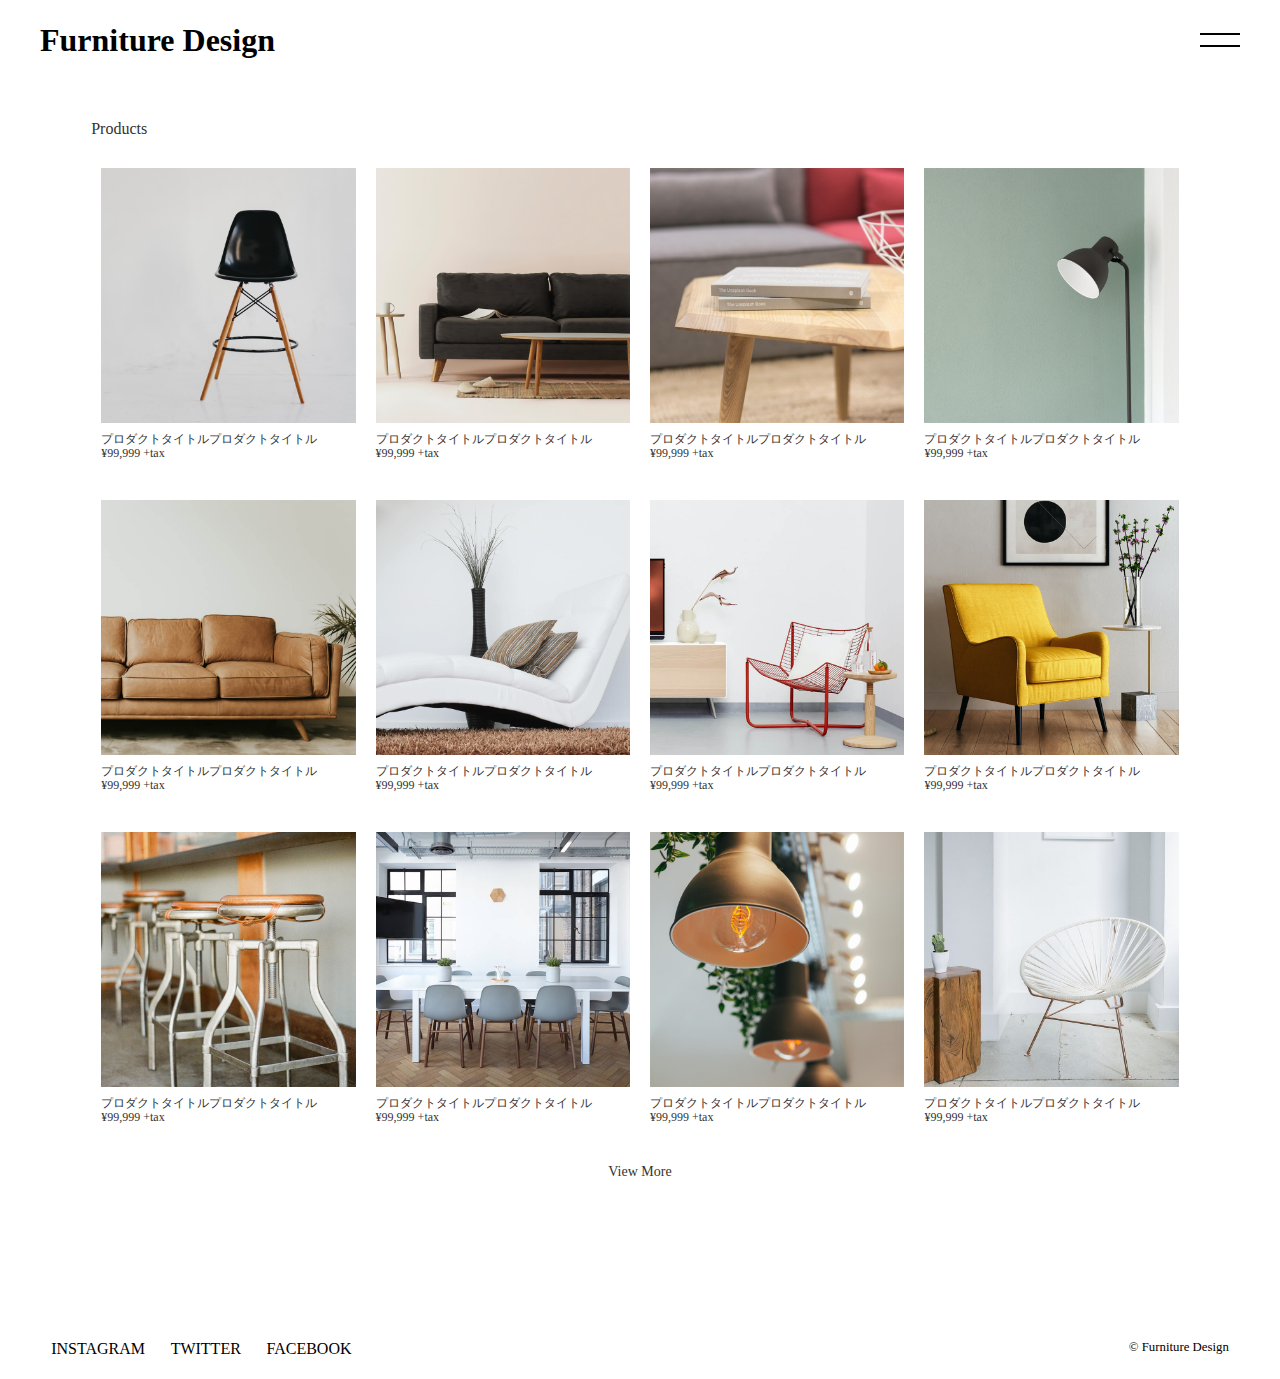
<file: index.html>
<!DOCTYPE html>
<html lang="ja">
<head>
  <meta charset="UTF-8">
  <meta http-equiv="X-UA-Compatible" content="IE=edge">
  <meta name="viewport" content="width=device-width, initial-scale=1.0">
  <link rel="stylesheet" href="css/style.css">
  <title>Document</title>
</head>
<body>
  <header class="l-hedder p-hedder">
    <h1 class="p-hedder__logo"><a href="#">Furniture Design</a></h1>
    <button class="c-hedder__button js-hedder__button">
      <div class="c-hedder__line js-hedder__line"></div>
      <div class="c-hedder__line js-hedder__line"></div>
    </button>
    <ul class="p-hedder__nav-menu js-hedder__nav-menu">
      <li class="c-text--normal"><a href="#">PRODUCTS</a></li>
      <li class="c-text--normal"><a href="#">ABOUT</a></li>
      <li class="c-text--normal"><a href="#">COMPANY</a></li>
      <li class="c-text--normal"><a href="#">CONTACT</a></li>
    </ul>
    <div class="p-hedder__background--black js-hedder__background--black"></div>
  </header>
  <main>
    <article class="p-gallery">
      <h2 class="p-gallery__topTitle">Products</h2>
      <div class="p-gallery__box">
        <section class="p-gallery__oneBox">
            <a href="items.html">
                <figure>
                    <img class="p-gallery__img" src="images/item1.jpg" alt="チェア">
                    <h3 class="p-gallery__title">プロダクトタイトルプロダクトタイトル</h3>
                    <figcaption class="p-gallery__price">¥99,999 +tax</figcaption>
                </figure>
            </a>
        </section>
        <section class="p-gallery__oneBox">
          <a href="items.html">
              <figure>
                  <img class="p-gallery__img" src="images/item2.jpg" alt="ソファ">
                  <h3 class="p-gallery__title">プロダクトタイトルプロダクトタイトル</h3>
                  <figcaption class="p-gallery__price">¥99,999 +tax</figcaption>
              </figure>
          </a>
        </section>
        <section class="p-gallery__oneBox">
          <a href="items.html">
              <figure>
                  <img class="p-gallery__img" src="images/item3.jpg" alt="テーブル">
                  <h3 class="p-gallery__title">プロダクトタイトルプロダクトタイトル</h3>
                  <figcaption class="p-gallery__price">¥99,999 +tax</figcaption>
              </figure>
          </a>
        </section>
        <section class="p-gallery__oneBox">
          <a href="items.html">
              <figure>
                  <img class="p-gallery__img" src="images/item4.jpg" alt="スタンド">
                  <h3 class="p-gallery__title">プロダクトタイトルプロダクトタイトル</h3>
                  <figcaption class="p-gallery__price">¥99,999 +tax</figcaption>
              </figure>
          </a>
        </section>
        <section class="p-gallery__oneBox">
          <a href="items.html">
              <figure>
                  <img class="p-gallery__img" src="images/item5.jpg" alt="ソファ">
                  <h3 class="p-gallery__title">プロダクトタイトルプロダクトタイトル</h3>
                  <figcaption class="p-gallery__price">¥99,999 +tax</figcaption>
              </figure>
          </a>
        </section>
        <section class="p-gallery__oneBox">
          <a href="items.html">
              <figure>
                  <img class="p-gallery__img" src="images/item6.jpg" alt="ベッド">
                  <h3 class="p-gallery__title">プロダクトタイトルプロダクトタイトル</h3>
                  <figcaption class="p-gallery__price">¥99,999 +tax</figcaption>
              </figure>
          </a>
        </section>
        <section class="p-gallery__oneBox">
          <a href="items.html">
              <figure>
                  <img class="p-gallery__img" src="images/item7.jpg" alt="チェア">
                  <h3 class="p-gallery__title">プロダクトタイトルプロダクトタイトル</h3>
                  <figcaption class="p-gallery__price">¥99,999 +tax</figcaption>
              </figure>
          </a>
        </section>
        <section class="p-gallery__oneBox">
          <a href="items.html">
              <figure>
                  <img class="p-gallery__img" src="images/item8.jpg" alt="チェア">
                  <h3 class="p-gallery__title">プロダクトタイトルプロダクトタイトル</h3>
                  <figcaption class="p-gallery__price">¥99,999 +tax</figcaption>
              </figure>
          </a>
        </section>
        <section class="p-gallery__oneBox">
          <a href="items.html">
              <figure>
                  <img class="p-gallery__img" src="images/item9.jpg" alt="チェア">
                  <h3 class="p-gallery__title">プロダクトタイトルプロダクトタイトル</h3>
                  <figcaption class="p-gallery__price">¥99,999 +tax</figcaption>
              </figure>
          </a>
        </section>
        <section class="p-gallery__oneBox">
          <a href="items.html">
              <figure>
                  <img class="p-gallery__img" src="images/item10.jpg" alt="チェア">
                  <h3 class="p-gallery__title">プロダクトタイトルプロダクトタイトル</h3>
                  <figcaption class="p-gallery__price">¥99,999 +tax</figcaption>
              </figure>
          </a>
        </section>
        <section class="p-gallery__oneBox">
          <a href="items.html">
              <figure>
                  <img class="p-gallery__img" src="images/item11.jpg" alt="スタンド">
                  <h3 class="p-gallery__title">プロダクトタイトルプロダクトタイトル</h3>
                  <figcaption class="p-gallery__price">¥99,999 +tax</figcaption>
              </figure>
          </a>
        </section>
        <section class="p-gallery__oneBox">
          <a href="items.html">
              <figure>
                  <img class="p-gallery__img" src="images/item12.jpg" alt="チェア">
                  <h3 class="p-gallery__title">プロダクトタイトルプロダクトタイトル</h3>
                  <figcaption class="p-gallery__price">¥99,999 +tax</figcaption>
              </figure>
          </a>
        </section>
      </div>
      <a class="p-gallery__button" href="store/products.html">View More</a>
    </article>
  </main>
  <footer class="l-footer p-footer">
    <ul class="p-footer__sns-menu">
      <li class="c-footer__text--normal"><a href="#">INSTAGRAM</a></li>
      <li class="c-footer__text--normal"><a href="#">TWITTER</a></li>
      <li class="c-footer__text--normal"><a href="#">FACEBOOK</a></li>
    </ul>
    <small class="c-footer__text--small">© Furniture Design</small>
  </footer>
  <script src="js/jquery-3.6.0.min.js"></script>
  <script src="js/main.js"></script>
</body>
</html>
</file>
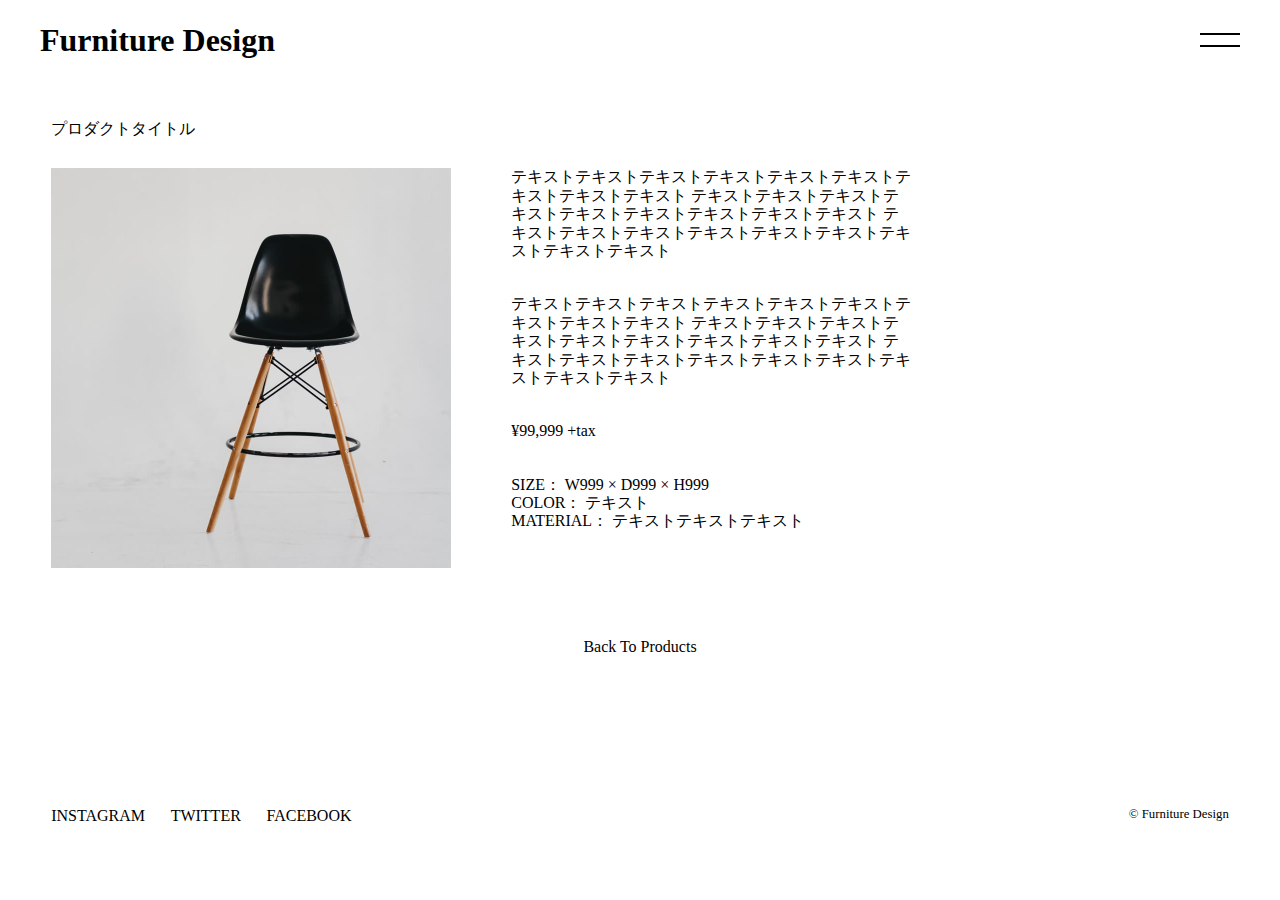
<file: items.html>
<!DOCTYPE html>
<html lang="ja">
<head>
  <meta charset="UTF-8">
  <meta http-equiv="X-UA-Compatible" content="IE=edge">
  <meta name="viewport" content="width=device-width, initial-scale=1.0">
  <link rel="stylesheet" href="css/style.css">
  <title>items</title>
</head>
<body>
  <header class="l-hedder p-hedder">
    <h1 class="p-hedder__logo">Furniture Design</h1>
    <button class="c-hedder__button js-hedder__button">
      <div class="c-hedder__line js-hedder__line"></div>
      <div class="c-hedder__line js-hedder__line"></div>
    </button>
    <ul class="p-hedder__nav-menu js-hedder__nav-menu">
      <li class="c-text--normal">PRODUCTS</li>
      <li class="c-text--normal">ABOUT</li>
      <li class="c-text--normal">COMPANY</li>
      <li class="c-text--normal">CONTACT</li>
    </ul>
    <div class="p-hedder__background--black js-hedder__background--black"></div>
  </header>
  <main class="l-main p-main">
    <h2 class="c-main__text--normal">プロダクトタイトル</h2>
    <article class="c-card">
      <img src="images/item1.jpg" alt="" class="c-card__img">
      <ul class="c-card__textbox">
        <li class="c-card__text--normal">テキストテキストテキストテキストテキストテキストテキストテキストテキスト テキストテキストテキストテキストテキストテキストテキストテキストテキスト テキストテキストテキストテキストテキストテキストテキストテキストテキスト</li>
        <li class="c-card__text--normal">テキストテキストテキストテキストテキストテキストテキストテキストテキスト テキストテキストテキストテキストテキストテキストテキストテキストテキスト テキストテキストテキストテキストテキストテキストテキストテキストテキスト</li>
        <li class="c-card__text--normal">¥99,999 +tax</li>
        <ul class="c-card__text--normal">
          <li class="c-card__text--normal--included">SIZE： W999 × D999 × H999</li>
          <li class="c-card__text--normal--included">COLOR： テキスト</li>
          <li class="c-card__text--normal--included">MATERIAL： テキストテキストテキスト</li>
        </ul>
      </ul>
    </article>
    <button class="c-main__button--back"><a href="index.html">Back To Products</a></button>
  </main>
  <footer class="l-footer p-footer">
    <ul class="p-footer__sns-menu">
      <li class="c-footer__text--normal"><a href="#">INSTAGRAM</a></li>
      <li class="c-footer__text--normal"><a href="#">TWITTER</a></li>
      <li class="c-footer__text--normal"><a href="#">FACEBOOK</a></li>
    </ul>
    <small class="c-footer__text--small">© Furniture Design</small>
  </footer>
  <script src="js/jquery-3.6.0.min.js"></script>
  <script src="js/main.js"></script>
</body>
</html>
</file>
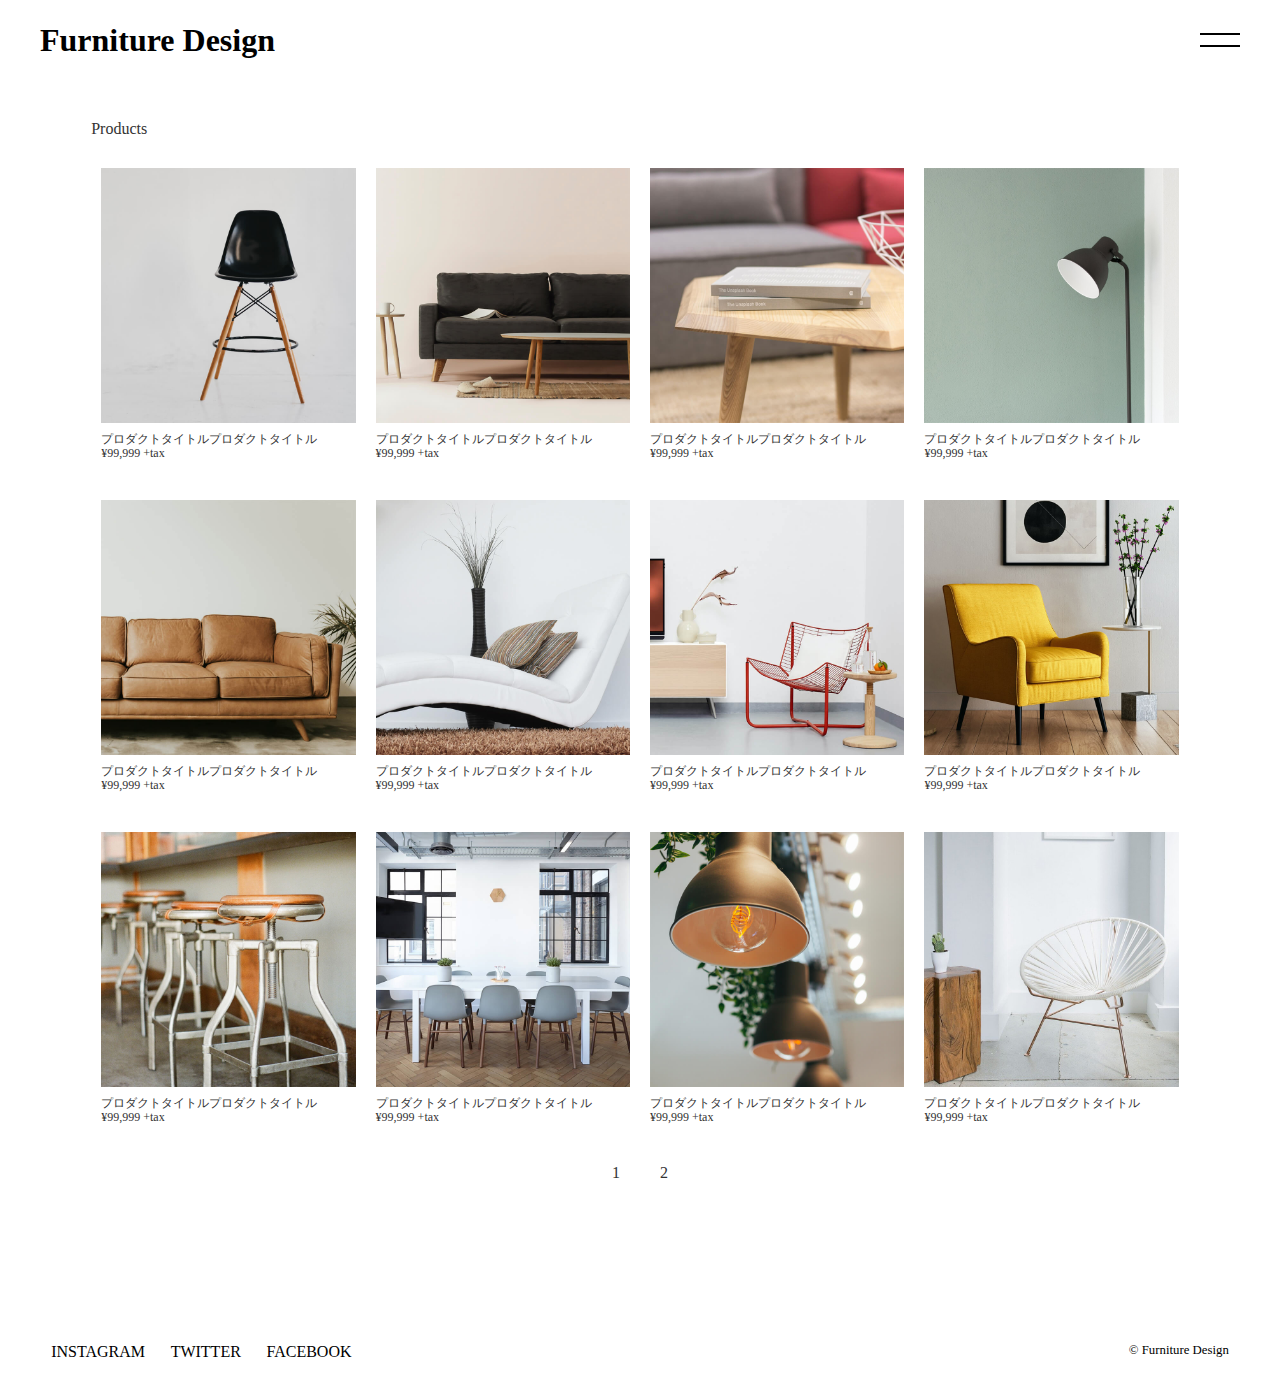
<file: store/products.html>
<!DOCTYPE html>
<html lang="ja">
<head>
  <meta charset="UTF-8">
  <meta http-equiv="X-UA-Compatible" content="IE=edge">
  <meta name="viewport" content="width=device-width, initial-scale=1.0">
  <link rel="stylesheet" href="../css/style.css">
  <title>Document</title>
</head>
<body>
  <header class="l-hedder p-hedder">
    <h1 class="p-hedder__logo"><a href="#">Furniture Design</a></h1>
    <button class="c-hedder__button js-hedder__button">
      <div class="c-hedder__line js-hedder__line"></div>
      <div class="c-hedder__line js-hedder__line"></div>
    </button>
    <ul class="p-hedder__nav-menu js-hedder__nav-menu">
      <li class="c-text--normal">PRODUCTS</li>
      <li class="c-text--normal">ABOUT</li>
      <li class="c-text--normal">COMPANY</li>
      <li class="c-text--normal">CONTACT</li>
    </ul>
    <div class="p-hedder__background--black js-hedder__background--black"></div>
  </header>
  <main>
    <article class="p-gallery">
      <h2 class="p-gallery__topTitle">Products</h2>
      <div class="p-gallery__box">
        <section class="p-gallery__oneBox">
            <a href="../items.html">
                <figure>
                    <img class="p-gallery__img" src="../images/item1.jpg" alt="チェア">
                    <h3 class="p-gallery__title">プロダクトタイトルプロダクトタイトル</h3>
                    <figcaption class="p-gallery__price">¥99,999 +tax</figcaption>
                </figure>
            </a>
        </section>
        <section class="p-gallery__oneBox">
          <a href="../items.html">
              <figure>
                  <img class="p-gallery__img" src="../images/item2.jpg" alt="ソファ">
                  <h3 class="p-gallery__title">プロダクトタイトルプロダクトタイトル</h3>
                  <figcaption class="p-gallery__price">¥99,999 +tax</figcaption>
              </figure>
          </a>
        </section>
        <section class="p-gallery__oneBox">
          <a href="../items.html">
              <figure>
                  <img class="p-gallery__img" src="../images/item3.jpg" alt="テーブル">
                  <h3 class="p-gallery__title">プロダクトタイトルプロダクトタイトル</h3>
                  <figcaption class="p-gallery__price">¥99,999 +tax</figcaption>
              </figure>
          </a>
        </section>
        <section class="p-gallery__oneBox">
          <a href="../items.html">
              <figure>
                  <img class="p-gallery__img" src="../images/item4.jpg" alt="スタンド">
                  <h3 class="p-gallery__title">プロダクトタイトルプロダクトタイトル</h3>
                  <figcaption class="p-gallery__price">¥99,999 +tax</figcaption>
              </figure>
          </a>
        </section>
        <section class="p-gallery__oneBox">
          <a href="../items.html">
              <figure>
                  <img class="p-gallery__img" src="../images/item5.jpg" alt="ソファ">
                  <h3 class="p-gallery__title">プロダクトタイトルプロダクトタイトル</h3>
                  <figcaption class="p-gallery__price">¥99,999 +tax</figcaption>
              </figure>
          </a>
        </section>
        <section class="p-gallery__oneBox">
          <a href="../items.html">
              <figure>
                  <img class="p-gallery__img" src="../images/item6.jpg" alt="ベッド">
                  <h3 class="p-gallery__title">プロダクトタイトルプロダクトタイトル</h3>
                  <figcaption class="p-gallery__price">¥99,999 +tax</figcaption>
              </figure>
          </a>
        </section>
        <section class="p-gallery__oneBox">
          <a href="../items.html">
              <figure>
                  <img class="p-gallery__img" src="../images/item7.jpg" alt="チェア">
                  <h3 class="p-gallery__title">プロダクトタイトルプロダクトタイトル</h3>
                  <figcaption class="p-gallery__price">¥99,999 +tax</figcaption>
              </figure>
          </a>
        </section>
        <section class="p-gallery__oneBox">
          <a href="../items.html">
              <figure>
                  <img class="p-gallery__img" src="../images/item8.jpg" alt="チェア">
                  <h3 class="p-gallery__title">プロダクトタイトルプロダクトタイトル</h3>
                  <figcaption class="p-gallery__price">¥99,999 +tax</figcaption>
              </figure>
          </a>
        </section>
        <section class="p-gallery__oneBox">
          <a href="../items.html">
              <figure>
                  <img class="p-gallery__img" src="../images/item9.jpg" alt="チェア">
                  <h3 class="p-gallery__title">プロダクトタイトルプロダクトタイトル</h3>
                  <figcaption class="p-gallery__price">¥99,999 +tax</figcaption>
              </figure>
          </a>
        </section>
        <section class="p-gallery__oneBox">
          <a href="../items.html">
              <figure>
                  <img class="p-gallery__img" src="../images/item10.jpg" alt="チェア">
                  <h3 class="p-gallery__title">プロダクトタイトルプロダクトタイトル</h3>
                  <figcaption class="p-gallery__price">¥99,999 +tax</figcaption>
              </figure>
          </a>
        </section>
        <section class="p-gallery__oneBox">
          <a href="../items.html">
              <figure>
                  <img class="p-gallery__img" src="../images/item11.jpg" alt="スタンド">
                  <h3 class="p-gallery__title">プロダクトタイトルプロダクトタイトル</h3>
                  <figcaption class="p-gallery__price">¥99,999 +tax</figcaption>
              </figure>
          </a>
        </section>
        <section class="p-gallery__oneBox">
          <a href="../items.html">
              <figure>
                  <img class="p-gallery__img" src="../images/item12.jpg" alt="チェア">
                  <h3 class="p-gallery__title">プロダクトタイトルプロダクトタイトル</h3>
                  <figcaption class="p-gallery__price">¥99,999 +tax</figcaption>
              </figure>
          </a>
        </section>
      </div>
      <ul class="p-gallery__page">
        <li class="p-gallery__number">1</li>
        <li class="p-gallery__number"><a href="products2.html">2</a></li>
      </ul>
    </article>
  </main>
  <footer class="l-footer p-footer">
    <ul class="p-footer__sns-menu">
      <li class="c-footer__text--normal"><a href="#">INSTAGRAM</a></li>
      <li class="c-footer__text--normal"><a href="#">TWITTER</a></li>
      <li class="c-footer__text--normal"><a href="#">FACEBOOK</a></li>
    </ul>
    <small class="c-footer__text--small">© Furniture Design</small>
  </footer>
  <script src="../js/jquery-3.6.0.min.js"></script>
  <script src="../js/main.js"></script>
</body>
</html>
</file>
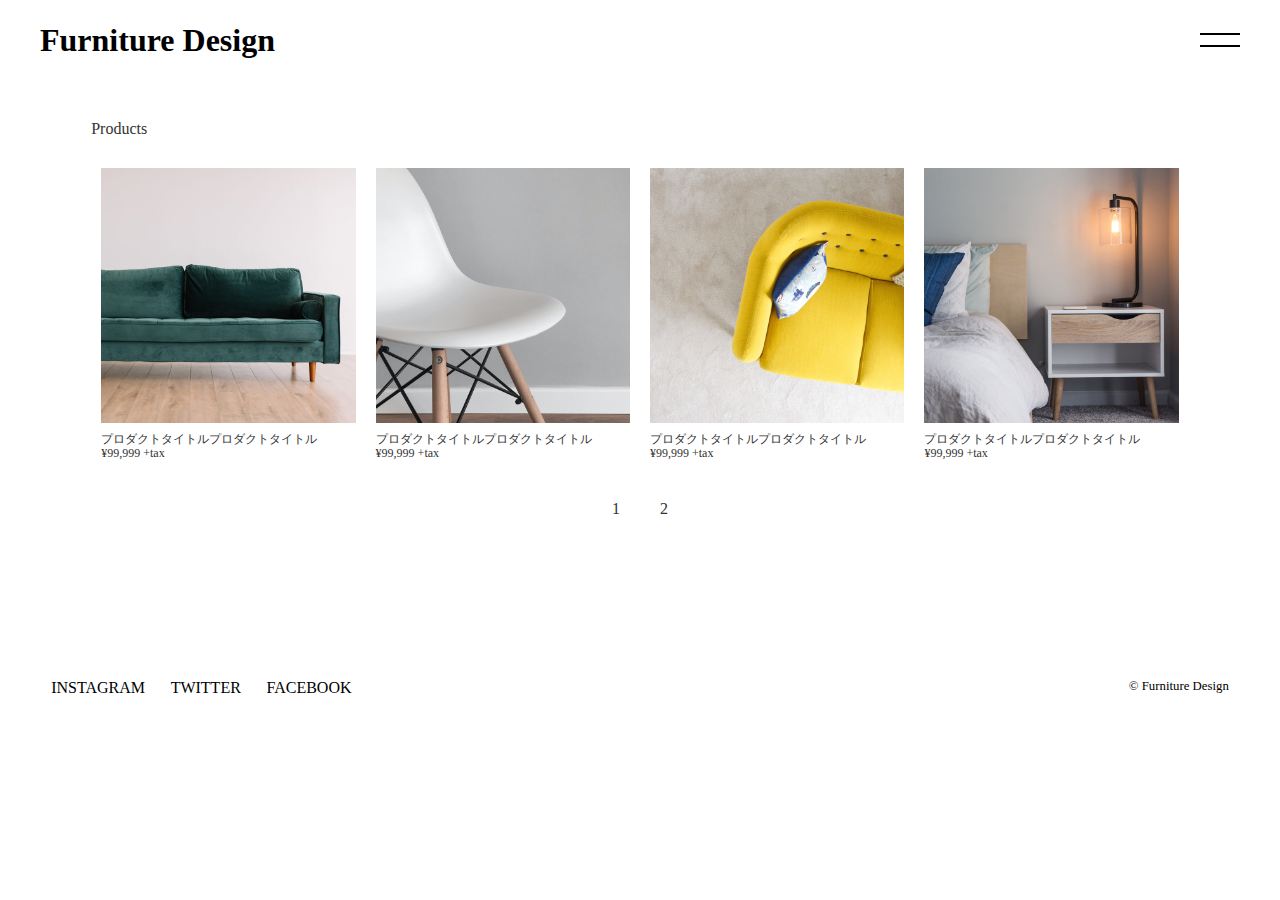
<file: store/products2.html>
<!DOCTYPE html>
<html lang="ja">
<head>
  <meta charset="UTF-8">
  <meta http-equiv="X-UA-Compatible" content="IE=edge">
  <meta name="viewport" content="width=device-width, initial-scale=1.0">
  <link rel="stylesheet" href="../css/style.css">
  <title>Document</title>
</head>
<body>
  <header class="l-hedder p-hedder">
    <h1 class="p-hedder__logo"><a href="../index.html">Furniture Design</a></h1>
    <button class="c-hedder__button js-hedder__button">
      <div class="c-hedder__line js-hedder__line"></div>
      <div class="c-hedder__line js-hedder__line"></div>
    </button>
    <ul class="p-hedder__nav-menu js-hedder__nav-menu">
      <li class="c-text--normal">PRODUCTS</li>
      <li class="c-text--normal">ABOUT</li>
      <li class="c-text--normal">COMPANY</li>
      <li class="c-text--normal">CONTACT</li>
    </ul>
    <div class="p-hedder__background--black js-hedder__background--black"></div>
  </header>
  <main>
    <article class="p-gallery">
      <h2 class="p-gallery__topTitle">Products</h2>
      <div class="p-gallery__box">
        <section class="p-gallery__oneBox">
            <a href="../items.html">
                <figure>
                    <img class="p-gallery__img" src="../images/item13.jpg" alt="チェア">
                    <h3 class="p-gallery__title">プロダクトタイトルプロダクトタイトル</h3>
                    <figcaption class="p-gallery__price">¥99,999 +tax</figcaption>
                </figure>
            </a>
        </section>
        <section class="p-gallery__oneBox">
          <a href="../items.html">
              <figure>
                  <img class="p-gallery__img" src="../images/item14.jpg" alt="ソファ">
                  <h3 class="p-gallery__title">プロダクトタイトルプロダクトタイトル</h3>
                  <figcaption class="p-gallery__price">¥99,999 +tax</figcaption>
              </figure>
          </a>
        </section>
        <section class="p-gallery__oneBox">
          <a href="../items.html">
              <figure>
                  <img class="p-gallery__img" src="../images/item15.jpg" alt="テーブル">
                  <h3 class="p-gallery__title">プロダクトタイトルプロダクトタイトル</h3>
                  <figcaption class="p-gallery__price">¥99,999 +tax</figcaption>
              </figure>
          </a>
        </section>
        <section class="p-gallery__oneBox">
          <a href="../items.html">
              <figure>
                  <img class="p-gallery__img" src="../images/item16.jpg" alt="スタンド">
                  <h3 class="p-gallery__title">プロダクトタイトルプロダクトタイトル</h3>
                  <figcaption class="p-gallery__price">¥99,999 +tax</figcaption>
              </figure>
          </a>
        </section>
      </div>
      <ul class="p-gallery__page">
        <li class="p-gallery__number"><a href="products.html">1</a></li>
        <li class="p-gallery__number">2</li>
      </ul>
    </article>
  </main>
  <footer class="l-footer p-footer">
    <ul class="p-footer__sns-menu">
      <li class="c-footer__text--normal"><a href="#">INSTAGRAM</a></li>
      <li class="c-footer__text--normal"><a href="#">TWITTER</a></li>
      <li class="c-footer__text--normal"><a href="#">FACEBOOK</a></li>
    </ul>
    <small class="c-footer__text--small">© Furniture Design</small>
  </footer>
  <script src="../js/jquery-3.6.0.min.js"></script>
  <script src="../js/main.js"></script>
</body>
</html>
</file>
<file: css/style.css>
/*! destyle.css v3.0.2 | MIT License | https://github.com/nicolas-cusan/destyle.css */
/* Reset box-model and set borders */
/* ============================================ */
*,
::before,
::after {
  box-sizing: border-box;
  border-style: solid;
  border-width: 0;
}

/* Document */
/* ============================================ */
/**
 * 1. Correct the line height in all browsers.
 * 2. Prevent adjustments of font size after orientation changes in iOS.
 * 3. Remove gray overlay on links for iOS.
 */
html {
  line-height: 1.15;
  /* 1 */
  -webkit-text-size-adjust: 100%;
  /* 2 */
  -webkit-tap-highlight-color: transparent;
  /* 3*/
}

/* Sections */
/* ============================================ */
/**
 * Remove the margin in all browsers.
 */
body {
  margin: 0;
}

/**
 * Render the `main` element consistently in IE.
 */
main {
  display: block;
}

/* Vertical rhythm */
/* ============================================ */
p,
table,
blockquote,
address,
pre,
iframe,
form,
figure,
dl {
  margin: 0;
}

/* Headings */
/* ============================================ */
h1,
h2,
h3,
h4,
h5,
h6 {
  font-size: inherit;
  font-weight: inherit;
  margin: 0;
}

/* Lists (enumeration) */
/* ============================================ */
ul,
ol {
  margin: 0;
  padding: 0;
  list-style: none;
}

/* Lists (definition) */
/* ============================================ */
dt {
  font-weight: bold;
}

dd {
  margin-left: 0;
}

/* Grouping content */
/* ============================================ */
/**
 * 1. Add the correct box sizing in Firefox.
 * 2. Show the overflow in Edge and IE.
 */
hr {
  box-sizing: content-box;
  /* 1 */
  height: 0;
  /* 1 */
  overflow: visible;
  /* 2 */
  border-top-width: 1px;
  margin: 0;
  clear: both;
  color: inherit;
}

/**
 * 1. Correct the inheritance and scaling of font size in all browsers.
 * 2. Correct the odd `em` font sizing in all browsers.
 */
pre {
  font-family: monospace, monospace;
  /* 1 */
  font-size: inherit;
  /* 2 */
}

address {
  font-style: inherit;
}

/* Text-level semantics */
/* ============================================ */
/**
 * Remove the gray background on active links in IE 10.
 */
a {
  background-color: transparent;
  text-decoration: none;
  color: inherit;
}

/**
 * 1. Remove the bottom border in Chrome 57-
 * 2. Add the correct text decoration in Chrome, Edge, IE, Opera, and Safari.
 */
abbr[title] {
  text-decoration: underline dotted;
  /* 2 */
}

/**
 * Add the correct font weight in Chrome, Edge, and Safari.
 */
b,
strong {
  font-weight: bolder;
}

/**
 * 1. Correct the inheritance and scaling of font size in all browsers.
 * 2. Correct the odd `em` font sizing in all browsers.
 */
code,
kbd,
samp {
  font-family: monospace, monospace;
  /* 1 */
  font-size: inherit;
  /* 2 */
}

/**
 * Add the correct font size in all browsers.
 */
small {
  font-size: 80%;
}

/**
 * Prevent `sub` and `sup` elements from affecting the line height in
 * all browsers.
 */
sub,
sup {
  font-size: 75%;
  line-height: 0;
  position: relative;
  vertical-align: baseline;
}

sub {
  bottom: -0.25em;
}

sup {
  top: -0.5em;
}

/* Replaced content */
/* ============================================ */
/**
 * Prevent vertical alignment issues.
 */
svg,
img,
embed,
object,
iframe {
  vertical-align: bottom;
}

/* Forms */
/* ============================================ */
/**
 * Reset form fields to make them styleable.
 * 1. Make form elements stylable across systems iOS especially.
 * 2. Inherit text-transform from parent.
 */
button,
input,
optgroup,
select,
textarea {
  -webkit-appearance: none;
  /* 1 */
  appearance: none;
  vertical-align: middle;
  color: inherit;
  font: inherit;
  background: transparent;
  padding: 0;
  margin: 0;
  border-radius: 0;
  text-align: inherit;
  text-transform: inherit;
  /* 2 */
}

/**
 * Reset radio and checkbox appearance to preserve their look in iOS.
 */
[type=checkbox] {
  -webkit-appearance: checkbox;
  appearance: checkbox;
}

[type=radio] {
  -webkit-appearance: radio;
  appearance: radio;
}

/**
 * Correct cursors for clickable elements.
 */
button,
[type=button],
[type=reset],
[type=submit] {
  cursor: pointer;
}

button:disabled,
[type=button]:disabled,
[type=reset]:disabled,
[type=submit]:disabled {
  cursor: default;
}

/**
 * Improve outlines for Firefox and unify style with input elements & buttons.
 */
:-moz-focusring {
  outline: auto;
}

select:disabled {
  opacity: inherit;
}

/**
 * Remove padding
 */
option {
  padding: 0;
}

/**
 * Reset to invisible
 */
fieldset {
  margin: 0;
  padding: 0;
  min-width: 0;
}

legend {
  padding: 0;
}

/**
 * Add the correct vertical alignment in Chrome, Firefox, and Opera.
 */
progress {
  vertical-align: baseline;
}

/**
 * Remove the default vertical scrollbar in IE 10+.
 */
textarea {
  overflow: auto;
}

/**
 * Correct the cursor style of increment and decrement buttons in Chrome.
 */
[type=number]::-webkit-inner-spin-button,
[type=number]::-webkit-outer-spin-button {
  height: auto;
}

/**
 * 1. Correct the outline style in Safari.
 */
[type=search] {
  outline-offset: -2px;
  /* 1 */
}

/**
 * Remove the inner padding in Chrome and Safari on macOS.
 */
[type=search]::-webkit-search-decoration {
  -webkit-appearance: none;
}

/**
 * 1. Correct the inability to style clickable types in iOS and Safari.
 * 2. Fix font inheritance.
 */
::-webkit-file-upload-button {
  -webkit-appearance: button;
  /* 1 */
  font: inherit;
  /* 2 */
}

/**
 * Clickable labels
 */
label[for] {
  cursor: pointer;
}

/* Interactive */
/* ============================================ */
/*
 * Add the correct display in Edge, IE 10+, and Firefox.
 */
details {
  display: block;
}

/*
 * Add the correct display in all browsers.
 */
summary {
  display: list-item;
}

/*
 * Remove outline for editable content.
 */
[contenteditable]:focus {
  outline: auto;
}

/* Tables */
/* ============================================ */
/**
1. Correct table border color inheritance in all Chrome and Safari.
*/
table {
  border-color: inherit;
  /* 1 */
  border-collapse: collapse;
}

caption {
  text-align: left;
}

td,
th {
  vertical-align: top;
  padding: 0;
}

th {
  text-align: left;
  font-weight: bold;
}

body {
  height: 100%;
  width: 92%;
  margin: 0 auto;
  overflow-x: hidden;
}

.l-hedder {
  position: fixed;
  display: flex;
  align-items: center;
  justify-content: space-between;
  z-index: 10;
  min-height: 80px;
  width: 100%;
  background-color: #ffffff;
  left: 0;
  right: 0;
  padding: 0 40px;
}

.l-footer {
  display: flex;
  justify-content: space-between;
}

.c-hedder__button.is-active {
  position: relative;
  color: #fff;
  z-index: 1200;
}

.c-main__button--back {
  display: block;
  margin: 0 auto;
  padding-bottom: 150px;
}

.c-card {
  display: flex;
  padding-bottom: 70px;
}
.c-card__img {
  height: 400px;
  width: 400px;
  margin-right: 60px;
}
.c-card__textbox {
  width: 400px;
}

.c-hedder__line {
  border: solid 1px #000;
  width: 40px;
  transition: 0.5s;
}

.c-hedder__line + .c-hedder__line {
  margin-top: 10px;
}

.c-hedder__line.is-active {
  transform: translateY(6px) rotate(-45deg);
  transition: 0.5s;
  position: relative;
  border: solid 1px #fff;
  z-index: 1200;
}

.c-hedder__line:nth-child(2).is-active {
  transform: translateY(-6px) rotate(-135deg);
  transition: 0.3s;
}

.p-hedder__background--black {
  display: none;
  background-color: rgba(0, 0, 0, 0.75);
  width: 100%;
  height: 100%;
}

.p-hedder__background--black.is-active {
  display: block;
  position: fixed;
  top: 0;
  left: 0;
  z-index: 10;
  overflow: hidden;
  cursor: pointer;
}

.p-hedder__logo {
  font-size: 2em;
  font-weight: bold;
}

.p-hedder__nav-menu {
  position: absolute;
  left: -50%;
  top: 50%;
  transition: 0.7s;
}

.p-hedder__nav-menu.is-active {
  left: 5%;
  transition: 0.7s;
  color: #ffffff;
  z-index: 20;
}

.p-footer__sns-menu {
  display: flex;
  gap: 2vw;
  padding-bottom: 20px;
}

.p-gallery {
  max-width: 1360px;
  width: 100%;
  margin: 0 auto;
  color: #333;
  padding: 120px 40px 160px 40px;
}
.p-gallery__topTitle {
  margin-bottom: 30px;
}
.p-gallery__box {
  display: flex;
  flex-wrap: wrap;
  justify-content: center;
  gap: 0 20px;
}
.p-gallery__oneBox {
  width: calc(50% - 20px);
  margin-bottom: 40px;
}
@media (min-width: 1025px) {
  .p-gallery__oneBox {
    width: calc(25% - 20px);
  }
}
.p-gallery__img {
  display: block;
  max-width: 100%;
  margin-bottom: 10px;
  transition: all 0.5s;
}
.p-gallery__img:hover {
  opacity: 0.8;
}
.p-gallery__title, .p-gallery__price {
  font-size: 12px;
}
.p-gallery__button {
  display: block;
  width: 100%;
  text-align: center;
  font-size: 14px;
}
.p-gallery__page {
  display: flex;
  width: 100%;
  justify-content: center;
}
.p-gallery__number {
  padding: 0 20px;
}

.c-text--normal + .c-text--normal {
  margin-top: 20px;
}

.c-main__text--normal {
  padding-top: 120px;
  padding-bottom: 30px;
}

.c-card__text--normal + .c-card__text--normal {
  margin-top: 35px;
}

/**
* Foundation
* ========================== */
/**
* Layout
front.html* ========================== */
/* Object
* ========================== */
/* Component ------------ */
/* Project ------------ */
/* Utility ------------ */

/*# sourceMappingURL=style.css.map */
</file>
